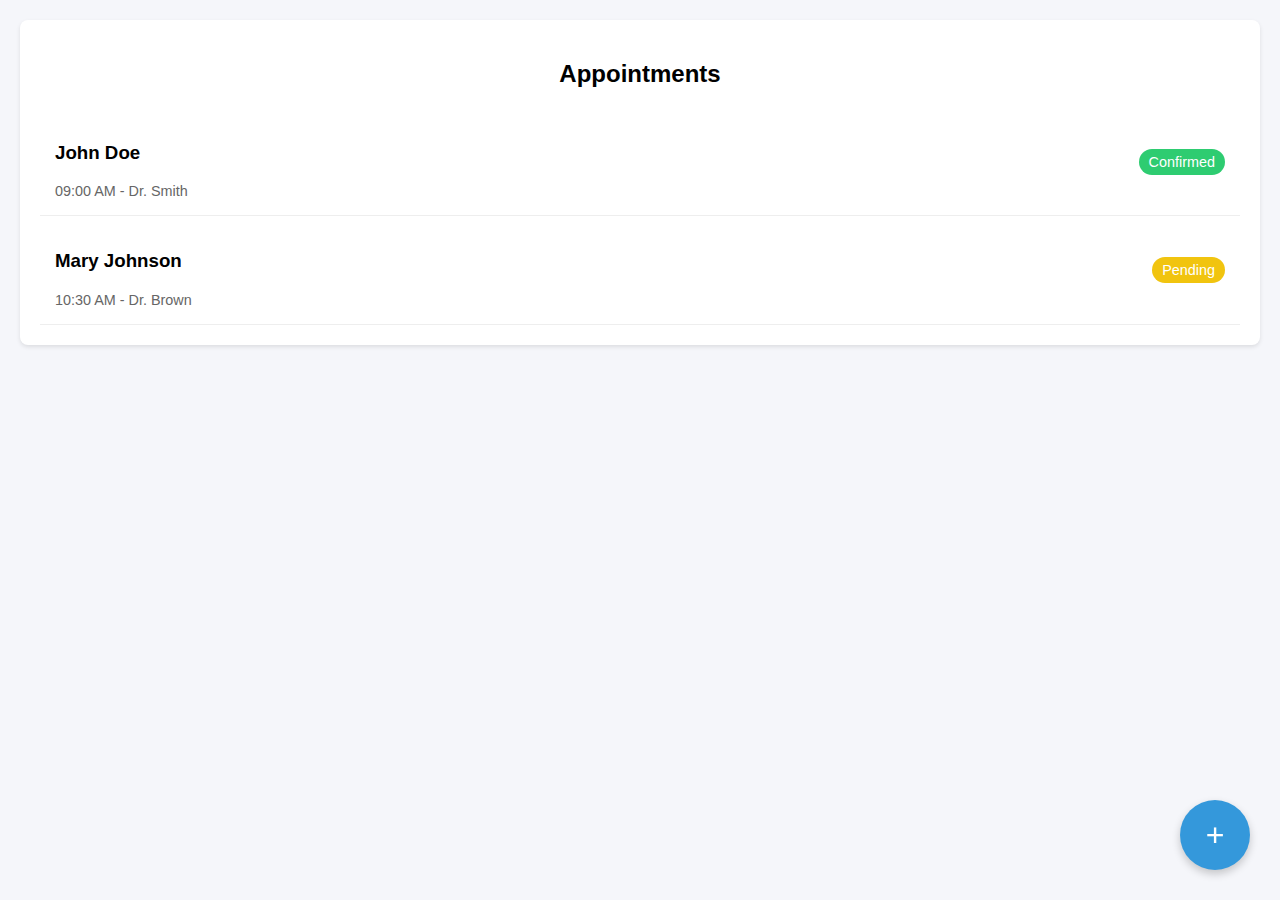
<file: hospital_managment/appointments.html>
<!DOCTYPE html>
<html>
<head>
    <style>
        body {
            margin: 0;
            font-family: Arial, sans-serif;
            padding: 20px;
            background-color: #f5f6fa;
        }
        .appointments-container {
            background: white;
            padding: 20px;
            border-radius: 8px;
            box-shadow: 0 2px 4px rgba(0,0,0,0.1);
        }
        .appointment-list {
            margin-top: 20px;
        }
        .appointment-item {
            display: flex;
            justify-content: space-between;
            align-items: center;
            padding: 15px;
            border-bottom: 1px solid #eee;
        }
        .appointment-info {
            flex: 1;
        }
        .status {
            padding: 5px 10px;
            border-radius: 15px;
            font-size: 0.9em;
        }
        .status.confirmed {
            background: #2ecc71;
            color: white;
        }
        .status.pending {
            background: #f1c40f;
            color: white;
        }
        .time {
            color: #666;
            font-size: 0.9em;
        }
        #bookAppointmentBtn {
            position: fixed;
            bottom: 30px;
            right: 30px;
            z-index: 999;
            width: 70px;
            height: 70px;
            border-radius: 50%;
            background: #3498db;
            color: white;
            border: none;
            font-size: 32px;
            cursor: pointer;
            display: flex;
            align-items: center;
            justify-content: center;
            box-shadow: 0 4px 8px rgba(0,0,0,0.2);
            transition:0.2s ease-in;
        }
        #bookAppointmentBtn:hover {
            background: #10b7e6;
           color: rgba(44, 42, 42, 0.584);
           transition:0.2s ease-in;
        }
        .form-container {
            display: none;
            position: fixed;
            top: 0;
            left: 0;
            width: 100%;
            height: 100%;
            background: rgba(0,0,0,0.5);
            z-index: 1000;
            justify-content: center;
            align-items: center;
        }
        .form-content {
            background: white;
            padding: 30px;
            border-radius: 12px;
            width: 600px;
            position: relative;
            height: 400PX;
        }
        .form-group {
            margin-bottom: 25px;
        }
        .form-group input, .form-group select {
            width: 100%;
            padding: 12px;
            border: 1px solid #ddd;
            border-radius: 6px;
            font-size: 16px;
            margin-top: 10PX;
        }
        .exit-btn {
            position: absolute;
            top: -15px;
            right: -15px;
            background: #e74c3c;
            padding: 10px;
            width: 40px;
            height: 40px;
            border-radius: 50%;
            cursor: pointer;
            color: white;
            border: none;
            font-size: 20px;
            line-height: 1;
            box-shadow: 0 2px 4px rgba(0,0,0,0.2);
        }
        button[onclick="addAppointment()"] {
            width: 100%;
            padding: 15px;
            background: #3498db;
            color: white;
            border: none;
            border-radius: 6px;
            font-size: 18px;
            cursor: pointer;
            margin-top: 10px;
        }
        button[onclick="addAppointment()"]:hover {
            background: #2980b9;
        }
    </style>
</head>
<body>
    <div class="form-container" id="appointmentForm">
        <div class="form-content">
            <button class="exit-btn" onclick="toggleForm()">×</button>
            <div class="form-group">
                <input type="text" id="patientName" placeholder="Patient Name">
            </div>
            <div class="form-group">
                <select id="doctor">
                    <option value="">Select Doctor</option>
                    <option value="Dr. Smith">Dr. Smith</option>
                    <option value="Dr. Brown">Dr. Brown</option>
                    <option value="Dr. Michael Rodriguez">Dr. Michael Rodriguez</option>
                    <option value="Dr. Priya Patel">Dr. Priya Patel</option>
                    <option value="Dr. James Wilson">Dr. James Wilson</option>
                    <option value="Dr. Kowalski">Dr. Kowalski</option>
                </select>
            </div>
            <div class="form-group">
                <input type="time" id="appointmentTime">
            </div>
            <div class="form-group">
                <select id="status">
                    <option value="">Select Status</option>
                    <option value="confirmed">Confirmed</option>
                    <option value="pending">Pending</option>
                </select>
            </div>
            <button onclick="addAppointment()">Book Appointment</button>
        </div>
    </div>

    <div class="appointments-container">
        <h2 style="text-align: center;">Appointments</h2>
        <div class="appointment-list" id="appointmentList">
            <div class="appointment-item">
                <div class="appointment-info">
                    <h3>John Doe</h3>
                    <span class="time">09:00 AM - Dr. Smith</span>
                </div>
                <span class="status confirmed">Confirmed</span>
            </div>
            <div class="appointment-item">
                <div class="appointment-info">
                    <h3>Mary Johnson</h3>
                    <span class="time">10:30 AM - Dr. Brown</span>
                </div>
                <span class="status pending">Pending</span>
            </div>
        </div>
    </div>
    <button id="bookAppointmentBtn" onclick="toggleForm()">+</button>

    <script>
        function toggleForm() {
            const form = document.getElementById('appointmentForm');
            const btn = document.getElementById('bookAppointmentBtn');
            if (form.style.display === 'none' || form.style.display === '') {
                form.style.display = 'flex';
                btn.textContent = '×';
            } else {
                form.style.display = 'none';
                btn.textContent = '+';
            }
        }

        function addAppointment() {
            const name = document.getElementById('patientName').value;
            const doctor = document.getElementById('doctor').value;
            const time = document.getElementById('appointmentTime').value;
            const status = document.getElementById('status').value;

            if (!name || !doctor || !time || !status) {
                alert('Please fill all fields');
                return;
            }

            const appointmentList = document.getElementById('appointmentList');
            const formattedTime = new Date('1970-01-01T' + time).toLocaleTimeString('en-US', {
                hour: 'numeric',
                minute: 'numeric',
                hour12: true
            });

            const appointmentHTML = `
                <div class="appointment-item">
                    <div class="appointment-info">
                        <h3>${name}</h3>
                        <span class="time">${formattedTime} - ${doctor}</span>
                    </div>
                    <span class="status ${status}">${status.charAt(0).toUpperCase() + status.slice(1)}</span>
                </div>
            `;

            appointmentList.insertAdjacentHTML('beforeend', appointmentHTML);
            toggleForm();

            // Clear form
            document.getElementById('patientName').value = '';
            document.getElementById('doctor').value = '';
            document.getElementById('appointmentTime').value = '';
            document.getElementById('status').value = '';
        }
    </script>
</body>
</html>
</file>
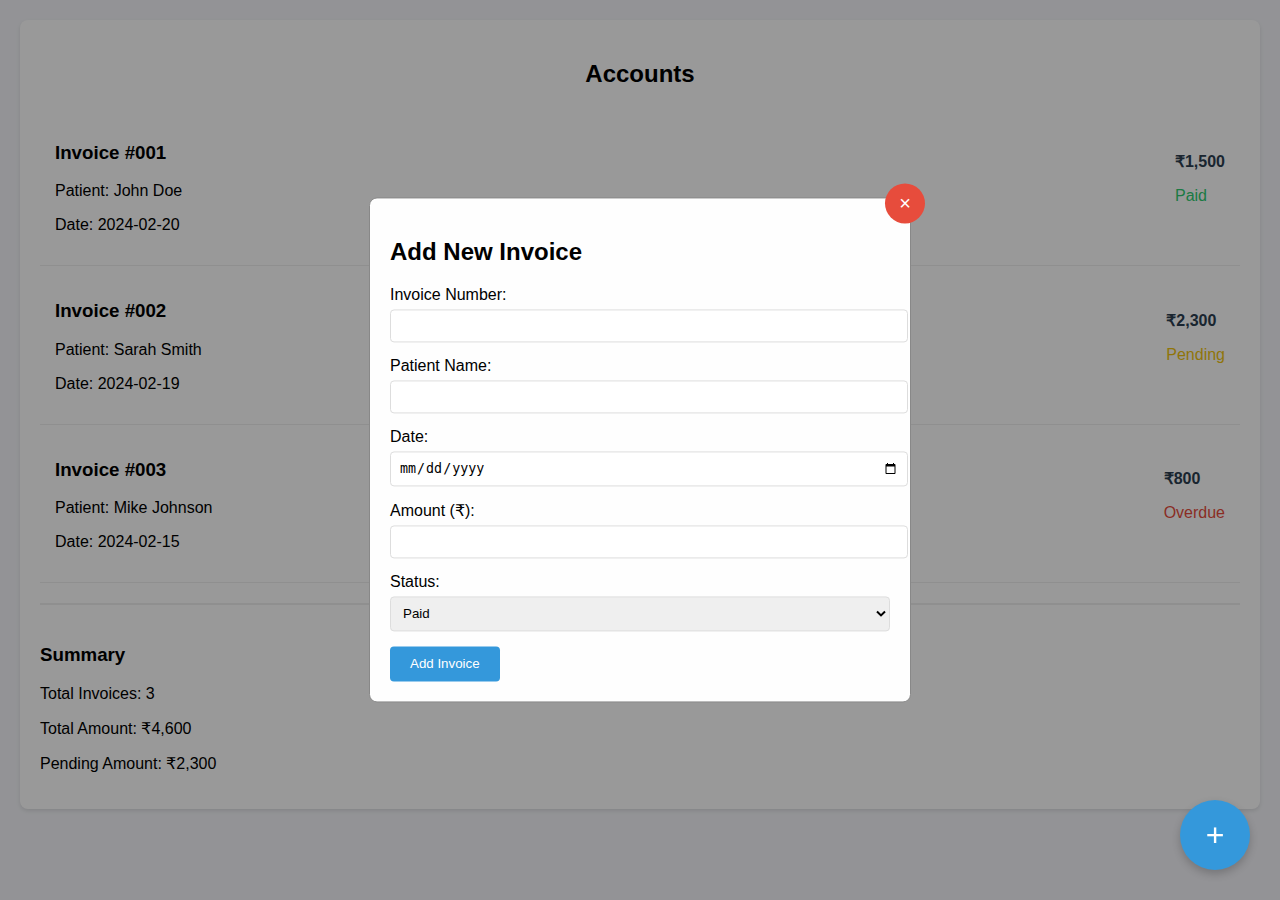
<file: hospital_managment/billing.html>
<!DOCTYPE html>
<html>
<head>
    <style>
        body {
            margin: 0;
            font-family: Arial, sans-serif;
            padding: 20px;
            background-color: #f5f6fa;
        }
        .billing-container {
            background: white;
            padding: 20px;
            border-radius: 8px;
            box-shadow: 0 2px 4px rgba(0,0,0,0.1);
        }
        .invoice-list {
            margin-top: 20px;
        }
        .invoice-item {
            display: flex;
            justify-content: space-between;
            align-items: center;
            padding: 15px;
            border-bottom: 1px solid #eee;
        }
        .amount {
            font-weight: bold;
            color: #2c3e50;
        }
        .status.paid {
            color: #2ecc71;
        }
        .status.pending {
            color: #f1c40f;
        }
        .status.overdue {
            color: #e74c3c;
        }
        .total-section {
            margin-top: 20px;
            padding-top: 20px;
            border-top: 2px solid #eee;
        }
        .modal {
            display: none;
            position: fixed;
            z-index: 1;
            left: 0;
            top: 0;
            width: 100%;
            height: 100%;
            background-color: rgba(0,0,0,0.4);
            display: flex;
            align-items: center;
            justify-content: center;
        }
        .modal-content {
            background-color: #fefefe;
            padding: 20px;
            border: 1px solid #888;
            width: 80%;
            max-width: 500px;
            border-radius: 8px;
            position: absolute;
            top: 50%;
            left: 50%;
            transform: translate(-50%, -50%);
        }
        .close {
            position: absolute;
            top: -15px;
            right: -15px;
            background: #e74c3c;
            padding: 10px;
            width: 40px;
            height: 40px;
            border-radius: 50%;
            cursor: pointer;
            color: white;
            border: none;
            display: flex;
            align-items: center;
            justify-content: center;
            font-size: 20px;
        }
        .form-group {
            margin-bottom: 15px;
        }
        .form-group label {
            display: block;
            margin-bottom: 5px;
        }
        .form-group input, .form-group select {
            width: 100%;
            padding: 8px;
            border: 1px solid #ddd;
            border-radius: 4px;
        }
        .btn {
            padding: 10px 20px;
            border: none;
            border-radius: 4px;
            cursor: pointer;
        }
        .btn-primary {
            background-color: #3498db;
            color: white;
        }
        #addInvoiceBtn {
            position: fixed;
            bottom: 30px;
            right: 30px;
            z-index: 999;
            width: 70px;
            height: 70px;
            border-radius: 50%;
            background: #3498db;
            color: white;
            border: none;
            font-size: 32px;
            cursor: pointer;
            display: flex;
            align-items: center;    
            justify-content: center;
            box-shadow: 0 4px 8px rgba(0,0,0,0.2);
            transition: 0.2s ease-in;
                        }
        #addInvoiceBtn:hover {
            background: #10b7e6;
            color: rgba(44, 42, 42, 0.584);
            transition: 0.2s ease-in;
        }
    </style>
</head>
<body>
    <div class="billing-container">
        <h2 style="text-align: center;">Accounts</h2>
        
        <div id="invoiceModal" class="modal">
            <div class="modal-content">
                <button class="close" onclick="toggleModal()">&times;</button>
                <h2>Add New Invoice</h2>
                <form id="invoiceForm">
                    <div class="form-group">
                        <label>Invoice Number:</label>
                        <input type="text" name="invoiceNumber" required>
                    </div>
                    <div class="form-group">
                        <label>Patient Name:</label>
                        <input type="text" name="patientName" required>
                    </div>
                    <div class="form-group">
                        <label>Date:</label>
                        <input type="date" name="date" required>
                    </div>
                    <div class="form-group">
                        <label>Amount (₹):</label>
                        <input type="number" name="amount" required>
                    </div>
                    <div class="form-group">
                        <label>Status:</label>
                        <select name="status" required>
                            <option value="paid">Paid</option>
                            <option value="pending">Pending</option>
                            <option value="overdue">Overdue</option>
                        </select>
                    </div>
                    <button type="submit" class="btn btn-primary">Add Invoice</button>
                </form>
            </div>
        </div>
        <div class="invoice-list" id="invoiceList">
            <div class="invoice-item">
                <div>
                    <h3>Invoice #001</h3>
                    <p>Patient: John Doe</p>
                    <p>Date: 2024-02-20</p>
                </div>
                <div>
                    <span class="amount">₹1,500</span>
                    <p class="status paid">Paid</p>
                </div>
            </div>
            <div class="invoice-item">
                <div>
                    <h3>Invoice #002</h3>
                    <p>Patient: Sarah Smith</p>
                    <p>Date: 2024-02-19</p>
                </div>
                <div>
                    <span class="amount">₹2,300</span>
                    <p class="status pending">Pending</p>
                </div>
            </div>
            <div class="invoice-item">
                <div>
                    <h3>Invoice #003</h3>
                    <p>Patient: Mike Johnson</p>
                    <p>Date: 2024-02-15</p>
                </div>
                <div>
                    <span class="amount">₹800</span>
                    <p class="status overdue">Overdue</p>
                </div>
            </div>
        </div>
        <div class="total-section" id="totalSection">
            <h3>Summary</h3>
            <p>Total Invoices: 3</p>
            <p>Total Amount: ₹4,600</p>
            <p>Pending Amount: ₹2,300</p>
        </div>
    </div>

    <button id="addInvoiceBtn" onclick="toggleModal()">+</button>

    <script>
        function toggleModal() {
            const modal = document.getElementById('invoiceModal');
            modal.style.display = modal.style.display === 'none' ? 'block' : 'none';
        }

        // Close modal when clicking outside
        window.onclick = function(event) {
            const modal = document.getElementById('invoiceModal');
            if (event.target == modal) {
                modal.style.display = 'none';
            }
        }

        function updateSummary() {
            const invoices = document.querySelectorAll('.invoice-item');
            let totalInvoices = invoices.length;
            let totalAmount = 0;
            let pendingAmount = 0;

            invoices.forEach(invoice => {
                const amount = parseInt(invoice.querySelector('.amount').textContent.replace(/[₹,]/g, ''));
                const status = invoice.querySelector('.status').textContent;
                
                totalAmount += amount;
                if (status === 'Pending') {
                    pendingAmount += amount;
                }
            });

            const totalSection = document.getElementById('totalSection');
            totalSection.innerHTML = `
                <h3>Summary</h3>
                <p>Total Invoices: ${totalInvoices}</p>
                <p>Total Amount: ₹${totalAmount.toLocaleString()}</p>
                <p>Pending Amount: ₹${pendingAmount.toLocaleString()}</p>
            `;
        }

        document.getElementById('invoiceForm').addEventListener('submit', function(e) {
            e.preventDefault();
            
            const formData = new FormData(this);
            const invoiceList = document.getElementById('invoiceList');
            
            const newInvoice = document.createElement('div');
            newInvoice.className = 'invoice-item';
            newInvoice.innerHTML = `
                <div>
                    <h3>Invoice #${formData.get('invoiceNumber')}</h3>
                    <p>Patient: ${formData.get('patientName')}</p>
                    <p>Date: ${formData.get('date')}</p>
                </div>
                <div>
                    <span class="amount">₹${parseInt(formData.get('amount')).toLocaleString()}</span>
                    <p class="status ${formData.get('status')}">${formData.get('status').charAt(0).toUpperCase() + formData.get('status').slice(1)}</p>
                </div>
            `;
            
            invoiceList.appendChild(newInvoice);
            updateSummary();
            
            toggleModal();
            this.reset();
        });

        // Initialize summary on page load
        updateSummary();
    </script>
</body>
</html>
</file>
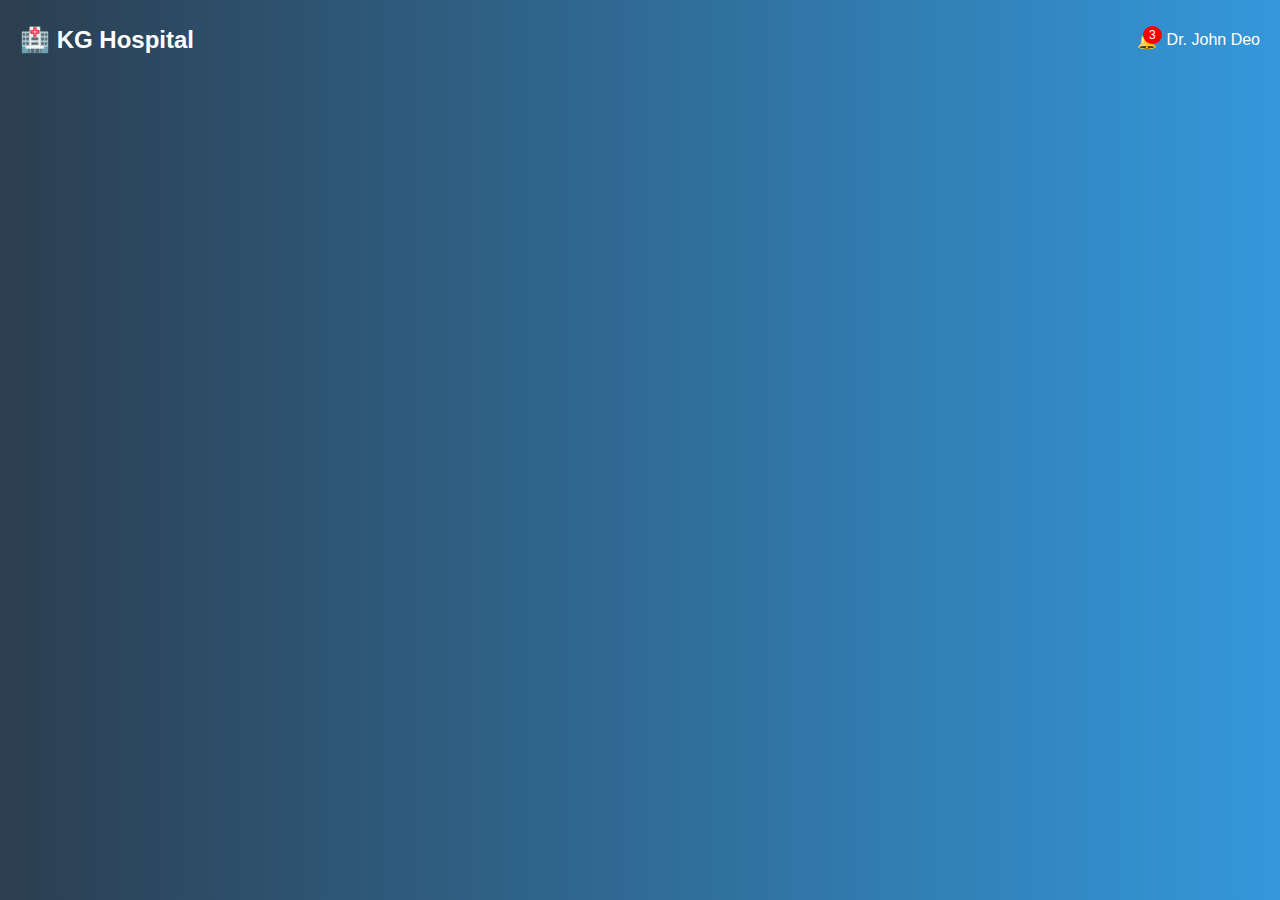
<file: hospital_managment/header.html>
<!DOCTYPE html>
<html>
<head>
    <style>
        body {
            margin: 0;
            font-family: Arial, sans-serif;
            background: linear-gradient(to right, #2c3e50, #3498db);
            color: white;
        }
        .header {
            display: flex;
            justify-content: space-between;
            align-items: center;
            padding: 10px 20px;
            height: 60px;
        }
        .logo {
            font-size: 24px;
            font-weight: bold;
        }
        .user-info {
            display: flex;
            align-items: center;
            gap: 10px;
        }
        .notification {
            position: relative;
            cursor: pointer;
        }
        .badge {
            position: absolute;
            top: -5px;
            right: -5px;
            background: red;
            border-radius: 50%;
            padding: 2px 6px;
            font-size: 12px;
        }
    </style>
</head>
<body>
    <div class="header">
        <div class="logo">🏥 KG Hospital</div>
        <div class="user-info">
            <div class="notification" onclick="showNotification()">
                🔔 <span class="badge">3</span>
            </div>
            <div>Dr. John Deo</div>
        </div>
    </div>
    <script>
        function showNotification() {
            alert("Notifications:\n1. New patient admission\n2. Emergency case in Ward 3\n3. Staff meeting at 2 PM");
        }
    </script>
</body>
</html>
</file>
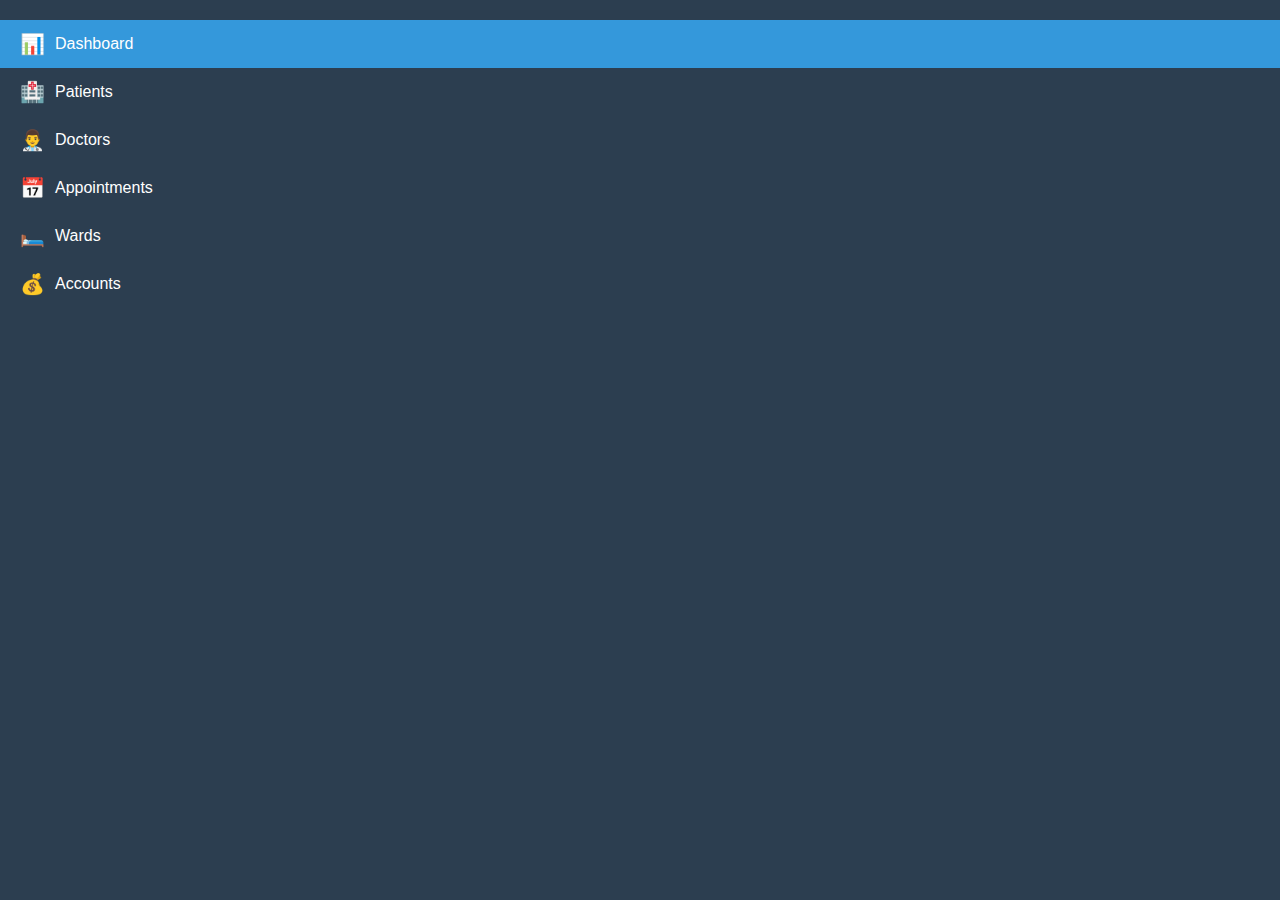
<file: hospital_managment/menu.html>
<!DOCTYPE html>
<html>
<head>
    <style>
        body {
            margin: 0;
            font-family: Arial, sans-serif;
            background-color: #2c3e50;
            color: white;
        }
        .menu {
            padding: 20px 0;
        }
        .menu-item {
            padding: 12px 20px;
            cursor: pointer;
            transition: background 0.3s;
            display: flex;
            align-items: center;
            gap: 10px;
        }
        .menu-item:hover {
            background-color: #3498db;
        }
        .menu-item.active {
            background-color: #3498db;
        }
        .icon {
            font-size: 20px;
        }
    </style>
</head>
<body>
    <div class="menu">
        <div class="menu-item active" onclick="navigate('dashboard.html')">
            <span class="icon">📊</span> Dashboard
        </div>
        <div class="menu-item" onclick="navigate('patients.html')">
            <span class="icon">🏥</span> Patients
        </div>
        <div class="menu-item" onclick="navigate('doctors.html')">
            <span class="icon">👨‍⚕️</span> Doctors
        </div>
        <div class="menu-item" onclick="navigate('appointments.html')">
            <span class="icon">📅</span> Appointments
        </div>
        <div class="menu-item" onclick="navigate('wards.html')">
            <span class="icon">🛏️</span> Wards
        </div>
        <div class="menu-item" onclick="navigate('billing.html')">
            <span class="icon">💰</span> Accounts
        </div>
    </div>
    <script>
        function navigate(page) {
            parent.frames['main'].location.href = page;
            let items = document.getElementsByClassName('menu-item');
            for(let item of items) {
                item.classList.remove('active');
            }
            event.currentTarget.classList.add('active');
        }
    </script>
</body>
</html>
</file>
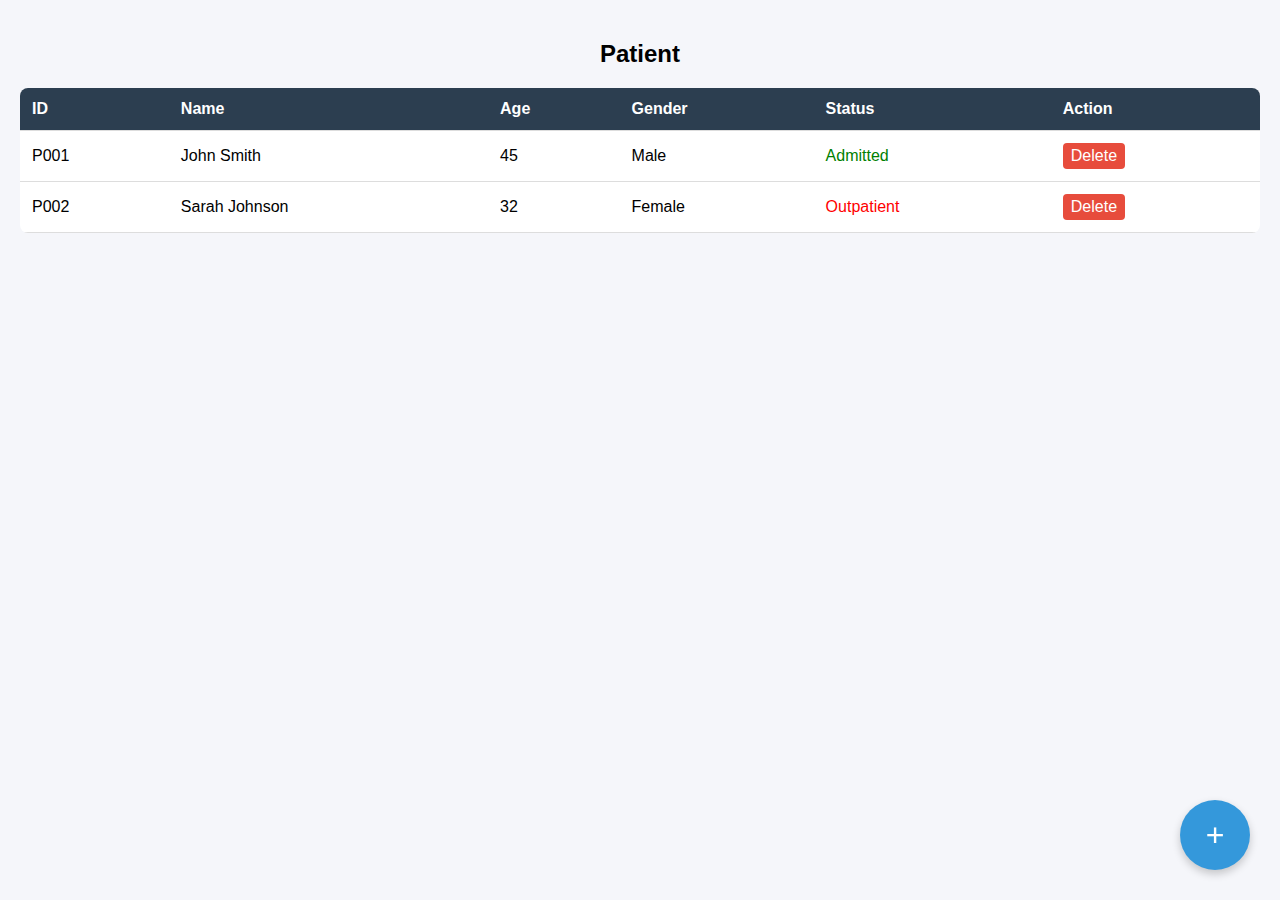
<file: hospital_managment/patients.html>
<!DOCTYPE html>
<html>
<head>
    <style>
        body {
            margin: 0;
            font-family: Arial, sans-serif;
            padding: 20px;
            background-color: #f5f6fa;
        }
        table {
            width: 100%;
            border-collapse: collapse;
            background: white;
            border-radius: 8px;
            overflow: hidden;
        }
        th, td {
            padding: 12px;
            text-align: left;
            border-bottom: 1px solid #ddd;
        }
        th {
            background-color: #2c3e50;
            color: white;
        }
        tr:hover {
            background-color: #f5f5f5;
        }
        .form-container {
            display: none;
            position: fixed;
            top: 0;
            left: 0;
            width: 100%;
            height: 100%;
            background: rgba(0,0,0,0.5);
            z-index: 1000;
            justify-content: center;
            align-items: center;
        }
        .form-content {
            background: white;
            padding: 20px;
            border-radius: 8px;
            width: 500px;
            position: relative;
        }
        .form-group {
            margin-bottom: 15px;
            text-align: center;
        }
        input, select {
            padding: 12px;
            width: 300px;
            border: 1px solid #ddd;
            border-radius: 4px;
            font-size: 16px;
        }
        button {
            padding: 12px 24px;
            background: #2c3e50;
            color: white;
            border: none;
            border-radius: 4px;
            cursor: pointer;
            font-size: 16px;
        }
        #showFormBtn:hover {
           background: #10b7e6;
           color: rgba(44, 42, 42, 0.584);
         }
        .delete-btn {
            background: #e74c3c;
            padding: 4px 8px;
        }
        h2 {
            text-align: center;
            font-size: 24px;
            margin-bottom: 20px;
        }
        #showFormBtn {
            position: fixed;
            bottom: 30px;
            right: 30px;
            z-index: 999;
            width: 70px;
            height: 70px;
            border-radius: 50%;
            background: #3498db;
            color: white;
            border: none;
            font-size: 32px;
            cursor: pointer;
            display: flex;
            align-items: center;
            justify-content: center;
            box-shadow: 0 4px 8px rgba(0,0,0,0.2);
        }
        .status-admitted {
            color: green;
        }
        .status-outpatient {
            color: red;
        }
        .exit-btn {
            position: absolute;
            top: -10px;
            right: -10px;
            background: #e74c3c;
            padding: 8px;
            width: 30px;
            height: 30px;
            border-radius: 50%;
            cursor: pointer;
            color: white;
            border: none;
            font-size: 16px;
            line-height: 1;
        }
        .exit-btn:hover {
            background: #c0392b;
        }
    </style>
</head>
<body>
    <div class="form-container" id="patientForm">
        <div class="form-content">
            <button class="exit-btn" onclick="toggleForm()">×</button>
            <div class="form-group">
                <input type="text" id="patientId" placeholder="Patient ID">
            </div>
            <div class="form-group">
                <input type="text" id="patientName" placeholder="Patient Name">
            </div>
            <div class="form-group">
                <input type="number" id="patientAge" placeholder="Age">
            </div>
            <div class="form-group">
                <select id="patientGender">
                    <option value="">Select Gender</option>
                    <option value="Male">Male</option>
                    <option value="Female">Female</option>
                    <option value="Other">Other</option>
                </select>
            </div>
            <div class="form-group">
                <select id="patientStatus">
                    <option value="">Select Status</option>
                    <option value="Admitted">Admitted</option>
                    <option value="Outpatient">Outpatient</option>
                </select>
            </div>
            <button onclick="addPatient()">Add Patient</button>
        </div>
    </div>

    <h2>Patient</h2>
    <table id="patientTable">
        <tr>
            <th>ID</th>
            <th>Name</th>
            <th>Age</th>
            <th>Gender</th>
            <th>Status</th>
            <th>Action</th>
        </tr>
        <tr>
            <td>P001</td>
            <td>John Smith</td>
            <td>45</td>
            <td>Male</td>
            <td class="status-admitted">Admitted</td>
            <td><button class="delete-btn" onclick="deleteRow(this)">Delete</button></td>
        </tr>
        <tr>
            <td>P002</td>
            <td>Sarah Johnson</td>
            <td>32</td>
            <td>Female</td>
            <td class="status-outpatient">Outpatient</td>
            <td><button class="delete-btn" onclick="deleteRow(this)">Delete</button></td>
        </tr>
    </table>

    <button id="showFormBtn" onclick="toggleForm()">+</button>

    <script>
        function toggleForm() {
            const form = document.getElementById('patientForm');
            const btn = document.getElementById('showFormBtn');
            if (form.style.display === 'none' || form.style.display === '') {
                form.style.display = 'flex';
                btn.textContent = '×';
            } else {
                form.style.display = 'none';
                btn.textContent = '+';
            }
        }

        function addPatient() {
            const id = document.getElementById('patientId').value;
            const name = document.getElementById('patientName').value;
            const age = document.getElementById('patientAge').value;
            const gender = document.getElementById('patientGender').value;
            const status = document.getElementById('patientStatus').value;

            if (!id || !name || !age || !gender || !status) {
                alert('Please fill all fields');
                return;
            }

            const table = document.getElementById('patientTable');
            const row = table.insertRow(-1);
            
            row.insertCell(0).textContent = id;
            row.insertCell(1).textContent = name;
            row.insertCell(2).textContent = age;
            row.insertCell(3).textContent = gender;
            
            const statusCell = row.insertCell(4);
            statusCell.textContent = status;
            statusCell.className = status === 'Admitted' ? 'status-admitted' : 'status-outpatient';
            
            const deleteCell = row.insertCell(5);
            deleteCell.innerHTML = '<button class="delete-btn" onclick="deleteRow(this)">Delete</button>';

            // Clear form
            document.getElementById('patientId').value = '';
            document.getElementById('patientName').value = '';
            document.getElementById('patientAge').value = '';
            document.getElementById('patientGender').value = '';
            document.getElementById('patientStatus').value = '';

            // Hide form after adding patient
            toggleForm();
        }

        function deleteRow(btn) {
            if (confirm('Are you sure you want to delete this patient?')) {
                const row = btn.parentNode.parentNode;
                row.parentNode.removeChild(row);
            }
        }
    </script>
</body>
</html>
</file>
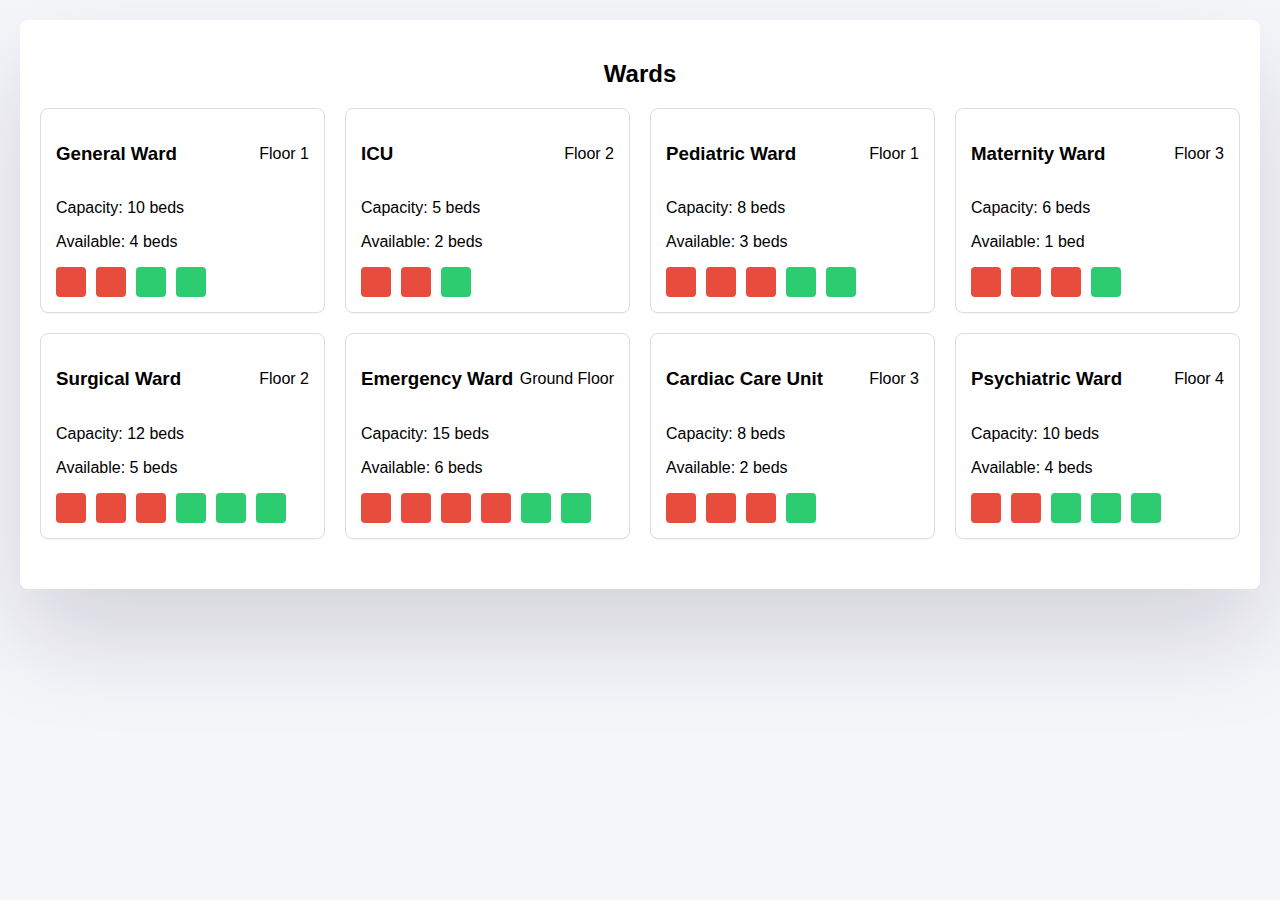
<file: hospital_managment/wards.html>
<!DOCTYPE html>
<html>
<head>
    <style>
        body {
            margin: 0;
            font-family: Arial, sans-serif;
            padding: 20px;
            background-color: #f5f6fa;
        }
        .wards-container {
            background: white;
            padding: 20px;
            padding-bottom: 50px;
            border-radius: 8px;
            box-shadow: rgba(17, 12, 46, 0.15) 0px 48px 100px 0px;
        }
        .ward-grid {
            display: grid;
            grid-template-columns: repeat(auto-fill, minmax(250px, 1fr));
            gap: 20px;
            margin-top: 20px;
        }
        .ward-card {
            border: 1px solid #ddd;
            border-radius: 8px;
            padding: 15px;
            box-shadow: rgba(27, 31, 35, 0.04) 0px 1px 0px, rgba(255, 255, 255, 0.25) 0px 1px 0px inset;
        }
        
        .ward-header {
            display: flex;
            justify-content: space-between;
            align-items: center;
            margin-bottom: 10px;
        }
        

        .bed-status {
            display: flex;
            gap: 10px;
            margin-top: 10px;
        }
        .bed {
            width: 30px;
            height: 30px;
            border-radius: 4px;
        }
        .occupied {
            background: #e74c3c;
        }
        .available {
            background: #2ecc71;
        }
    </style>
</head>
<body>
    <div class="wards-container">
        <h2 style="text-align: center;">Wards</h2>
        <div class="ward-grid">
            <div class="ward-card">
                <div class="ward-header ">
                    <h3>General Ward</h3>
                    <span>Floor 1</span>
                </div>
                <p>Capacity: 10 beds</p>
                <p>Available: 4 beds</p>
                <div class="bed-status">
                    <div class="bed occupied"></div>
                    <div class="bed occupied"></div>
                    <div class="bed available"></div>
                    <div class="bed available"></div>
                </div>
            </div>
            <div class="ward-card">
                <div class="ward-header">
                    <h3>ICU</h3>
                    <span>Floor 2</span>
                </div>
                <p>Capacity: 5 beds</p>
                <p>Available: 2 beds</p>
                <div class="bed-status">
                    <div class="bed occupied"></div>
                    <div class="bed occupied"></div>
                    <div class="bed available"></div>
                </div>
            </div>
            <div class="ward-card">
                <div class="ward-header">
                    <h3>Pediatric Ward</h3>
                    <span>Floor 1</span>
                </div>
                <p>Capacity: 8 beds</p>
                <p>Available: 3 beds</p>
                <div class="bed-status">
                    <div class="bed occupied"></div>
                    <div class="bed occupied"></div>
                    <div class="bed occupied"></div>
                    <div class="bed available"></div>
                    <div class="bed available"></div>
                </div>
            </div>
            <div class="ward-card">
                <div class="ward-header">
                    <h3>Maternity Ward</h3>
                    <span>Floor 3</span>
                </div>
                <p>Capacity: 6 beds</p>
                <p>Available: 1 bed</p>
                <div class="bed-status">
                    <div class="bed occupied"></div>
                    <div class="bed occupied"></div>
                    <div class="bed occupied"></div>
                    <div class="bed available"></div>
                </div>
            </div>
            <div class="ward-card">
                <div class="ward-header">
                    <h3>Surgical Ward</h3>
                    <span>Floor 2</span>
                </div>
                <p>Capacity: 12 beds</p>
                <p>Available: 5 beds</p>
                <div class="bed-status">
                    <div class="bed occupied"></div>
                    <div class="bed occupied"></div>
                    <div class="bed occupied"></div>
                    <div class="bed available"></div>
                    <div class="bed available"></div>
                    <div class="bed available"></div>
                </div>
            </div>
            <div class="ward-card">
                <div class="ward-header">
                    <h3>Emergency Ward</h3>
                    <span>Ground Floor</span>
                </div>
                <p>Capacity: 15 beds</p>
                <p>Available: 6 beds</p>
                <div class="bed-status">
                    <div class="bed occupied"></div>
                    <div class="bed occupied"></div>
                    <div class="bed occupied"></div>
                    <div class="bed occupied"></div>
                    <div class="bed available"></div>
                    <div class="bed available"></div>
                </div>
            </div>
            <div class="ward-card">
                <div class="ward-header">
                    <h3>Cardiac Care Unit</h3>
                    <span>Floor 3</span>
                </div>
                <p>Capacity: 8 beds</p>
                <p>Available: 2 beds</p>
                <div class="bed-status">
                    <div class="bed occupied"></div>
                    <div class="bed occupied"></div>
                    <div class="bed occupied"></div>
                    <div class="bed available"></div>
                </div>
            </div>
            <div class="ward-card">
                <div class="ward-header">
                    <h3>Psychiatric Ward</h3>
                    <span>Floor 4</span>
                </div>
                <p>Capacity: 10 beds</p>
                <p>Available: 4 beds</p>
                <div class="bed-status">
                    <div class="bed occupied"></div>
                    <div class="bed occupied"></div>
                    <div class="bed available"></div>
                    <div class="bed available"></div>
                    <div class="bed available"></div>
                </div>
            </div>
        </div>
    </div>
</body>
</html>
</file>
